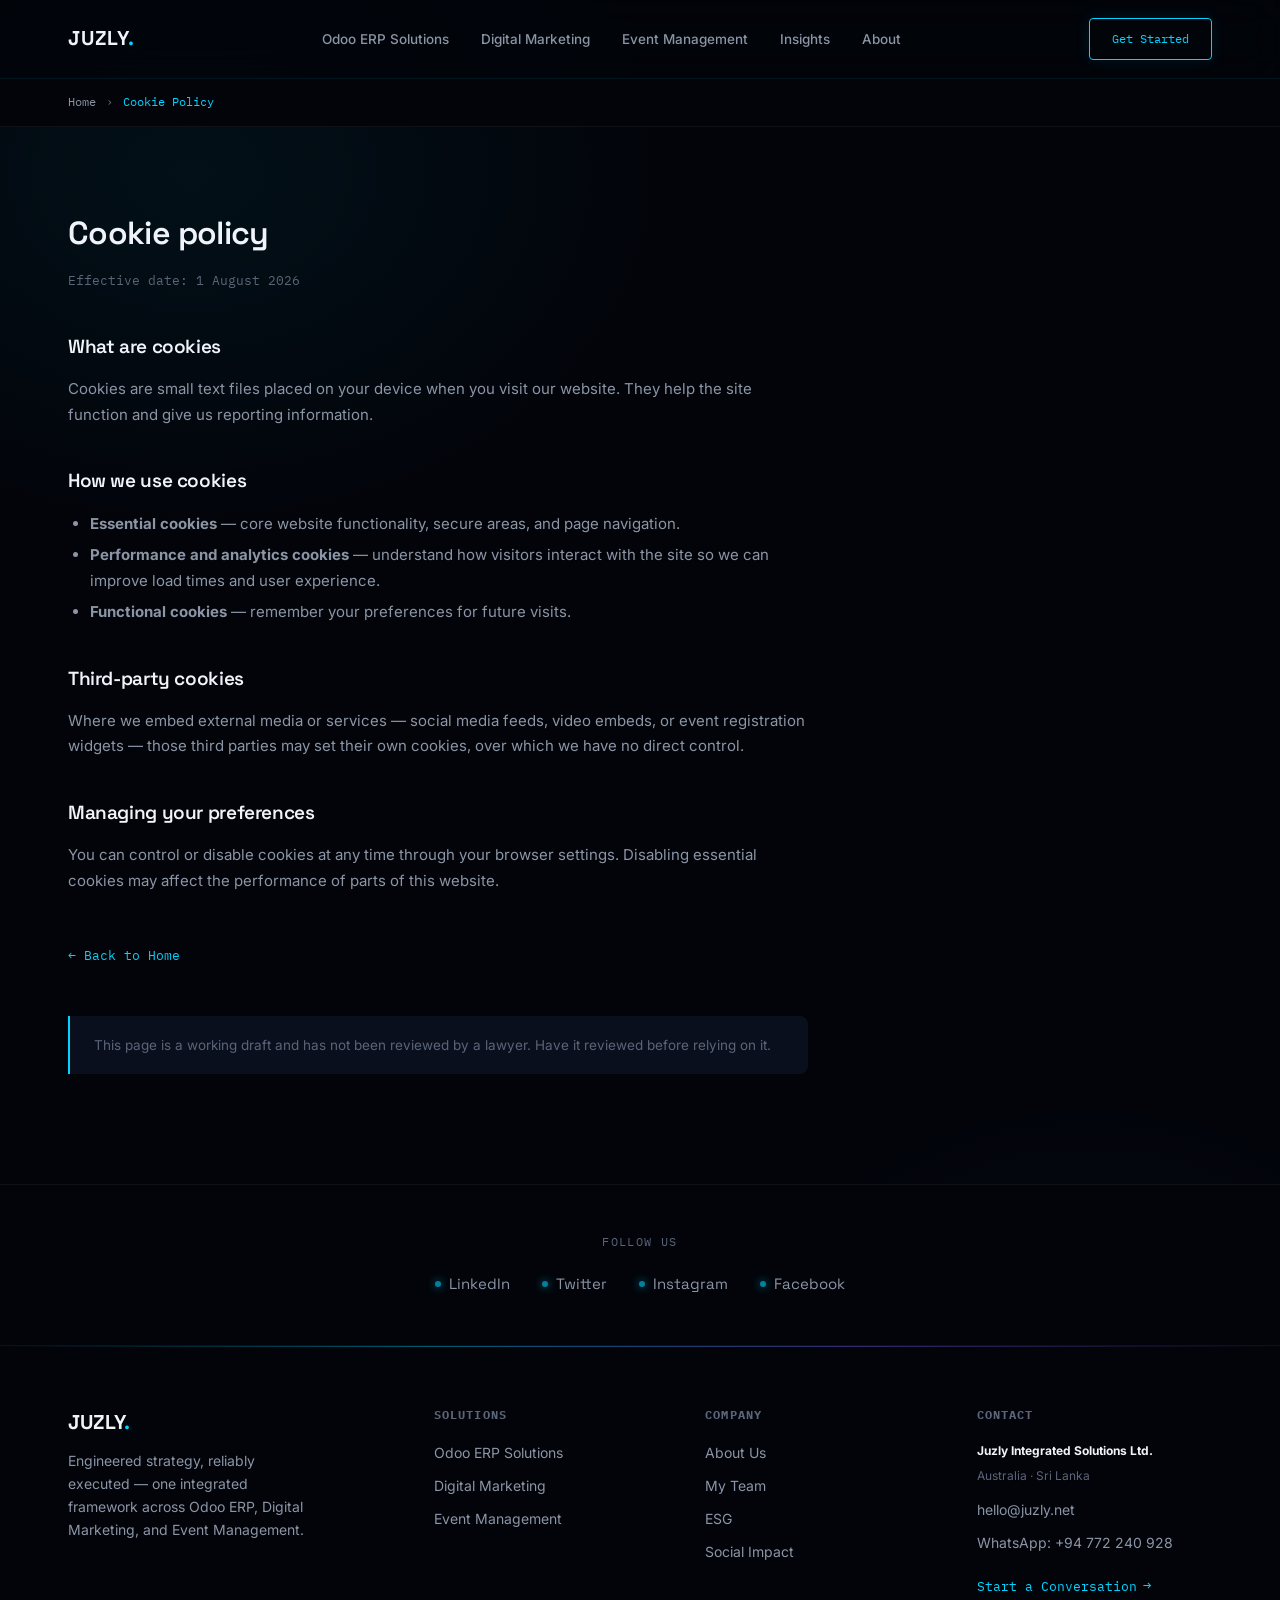
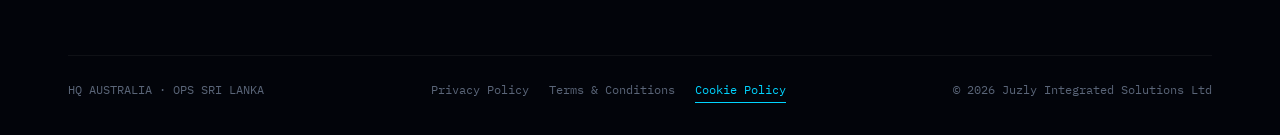
<file: cookie-policy.html>
<!DOCTYPE html>
<html lang="en">
<head>
<meta charset="UTF-8">
<meta name="viewport" content="width=device-width, initial-scale=1.0">
<title>Cookie policy — Juzly</title>
<meta name="description" content="Cookie policy for Juzly.">
<link rel="canonical" href="https://juzly.com/cookie-policy.html" />
<link rel="alternate" hreflang="x-default" href="https://juzly.com/cookie-policy.html" />
<link rel="alternate" hreflang="en" href="https://juzly.com/cookie-policy.html" />
<link rel="alternate" hreflang="en-au" href="https://juzly.com/cookie-policy.html" />
<link rel="alternate" hreflang="en-lk" href="https://juzly.com/cookie-policy.html" />
<link rel="alternate" hreflang="en-ae" href="https://juzly.com/cookie-policy.html" />
<link rel="alternate" hreflang="en-sg" href="https://juzly.com/cookie-policy.html" />
<meta property="og:title" content="Cookie Policy — Juzly" />
<meta property="og:description" content="Cookie policy for Juzly." />
<meta property="og:url" content="https://juzly.com/cookie-policy.html" />
<meta property="og:type" content="website" />
<meta property="og:image" content="https://juzly.com/og-image.jpg" />
<meta name="twitter:card" content="summary_large_image" />
<meta name="twitter:title" content="Cookie Policy — Juzly" />
<meta name="twitter:description" content="Cookie policy for Juzly." />
<link rel="preconnect" href="https://fonts.googleapis.com">
<link rel="preconnect" href="https://fonts.gstatic.com" crossorigin>
<link href="https://fonts.googleapis.com/css2?family=Space+Grotesk:wght@400;500;600;700&family=Inter:wght@400;500;600&family=IBM+Plex+Mono:wght@400;500&display=swap" rel="stylesheet">
<link rel="stylesheet" href="styles.css">
<script type="application/ld+json">
{"@context":"https://schema.org","@type":"Organization","name":"Juzly","url":"https://juzly.com","email":"hello@juzly.com","sameAs":["https://x.com/juzly"],"description":"Juzly implements Odoo CRM, Website, eCommerce, POS, Rental, ESG, and Productivity apps, alongside integrated brand, marketing, and event execution for growing businesses.","areaServed":["Sri Lanka","Australia","Middle East","ASEAN"],"knowsAbout":["Odoo ERP Implementation","Odoo CRM","Odoo Website","Odoo eCommerce","Odoo POS","Odoo Rental","Odoo ESG","Odoo Productivity Apps"]}
</script>
</head>
<body>
<a href="#main-content" class="skip-link">Skip to content</a>

<nav>
  <div class="wrap">
    <a href="index.html" class="logo">JUZLY<span>.</span></a>
    <div class="navlinks mobile-hide">
      <a href="erp.html">Odoo ERP Solutions</a>
      <a href="digital.html">Digital Marketing</a>
      <a href="events.html">Event Management</a>
      <a href="insights.html">Insights</a>
      <a href="about.html">About</a>
    </div>
    <a href="index.html#contact" class="nav-cta mobile-hide">Get Started</a>
    <button class="hamburger" id="hamburgerBtn" aria-label="Open menu" aria-expanded="false" aria-controls="mobileMenu">
      <span></span><span></span><span></span>
    </button>
  </div>
</nav>

<div class="mobile-menu" id="mobileMenu">
  <a href="erp.html">Odoo ERP Solutions</a>
  <a href="digital.html">Digital Marketing</a>
  <a href="events.html">Event Management</a>
  <a href="insights.html">Insights</a>
  <a href="about.html">About</a>
  <a href="index.html#contact" class="nav-cta">Get Started</a>
</div>

<div class="breadcrumbs">
  <div class="wrap">
    <a href="index.html">Home</a> <span>&rsaquo;</span> <span class="current">Cookie Policy</span>
  </div>
</div>

<div id="main-content">
<main class="legal"><div class="wrap">
<h1>Cookie policy</h1>
<p class="updated">Effective date: 1 August 2026</p>

<h2>What are cookies</h2>
<p>Cookies are small text files placed on your device when you visit our website. They help the site function and give us reporting information.</p>

<h2>How we use cookies</h2>
<ul>
  <li><b>Essential cookies</b> — core website functionality, secure areas, and page navigation.</li>
  <li><b>Performance and analytics cookies</b> — understand how visitors interact with the site so we can improve load times and user experience.</li>
  <li><b>Functional cookies</b> — remember your preferences for future visits.</li>
</ul>

<h2>Third-party cookies</h2>
<p>Where we embed external media or services — social media feeds, video embeds, or event registration widgets — those third parties may set their own cookies, over which we have no direct control.</p>

<h2>Managing your preferences</h2>
<p>You can control or disable cookies at any time through your browser settings. Disabling essential cookies may affect the performance of parts of this website.</p>

<a href="index.html" class="back-link">&larr; Back to Home</a>

<div class="disclaimer">This page is a working draft and has not been reviewed by a lawyer. Have it reviewed before relying on it.</div>
</div></main>
</div>

<div class="social-band">
  <div class="wrap">
    <p class="social-label">Follow Us</p>
    <div class="social-links">
      <a href="https://linkedin.com/company/juzly" target="_blank" rel="noopener noreferrer">LinkedIn</a>
      <a href="https://x.com/juzly" target="_blank" rel="noopener noreferrer">Twitter</a>
      <a href="https://instagram.com/juzly" target="_blank" rel="noopener noreferrer">Instagram</a>
      <a href="https://facebook.com/juzly" target="_blank" rel="noopener noreferrer">Facebook</a>
    </div>
  </div>
</div>

<footer>
  <div class="wrap">
    <div class="footer-grid">
      <div class="footer-col">
        <div class="footer-logo">JUZLY<span>.</span></div>
        <p style="max-width:240px;">Engineered strategy, reliably executed — one integrated framework across Odoo ERP, Digital Marketing, and Event Management.</p>
      </div>
      <div class="footer-col">
        <h4>Solutions</h4>
        <a href="erp.html">Odoo ERP Solutions</a>
        <a href="digital.html">Digital Marketing</a>
        <a href="events.html">Event Management</a>
      </div>
      <div class="footer-col">
        <h4>Company</h4>
        <a href="about.html">About Us</a>
        <a href="my-team.html">My Team</a>
        <a href="esg.html">ESG</a>
        <a href="impact.html">Social Impact</a>
      </div>
      <div class="footer-col">
        <h4>Contact</h4>
        <p style="color:var(--text-primary);font-size:12px;margin-bottom:6px;font-weight:700;">Juzly Integrated Solutions Ltd.</p>
        <p style="color:var(--text-muted);font-size:12px;margin-bottom:12px;">Australia · Sri Lanka</p>
        <a href="mailto:hello@juzly.net">hello@juzly.net</a>
        <a href="https://wa.me/94772240928" target="_blank" rel="noopener noreferrer">WhatsApp: +94 772 240 928</a>
        <a href="mailto:hello@juzly.net" style="color:var(--accent-cyan);font-family:'IBM Plex Mono',monospace;font-size:12.5px;margin-top:10px;display:inline-flex;align-items:center;gap:6px;">Start a Conversation <span style="font-size:14px;">→</span></a>
      </div>
    </div>
    <div class="footer-bottom">
      <span>HQ AUSTRALIA · OPS SRI LANKA</span>
      <div class="legal-links">
        <a href="privacy-policy.html" class="">Privacy Policy</a>
        <a href="terms.html" class="">Terms &amp; Conditions</a>
        <a href="cookie-policy.html" class="legal-active">Cookie Policy</a>
      </div>
      <span>&copy; 2026 Juzly Integrated Solutions Ltd</span>
    </div>
  </div>
</footer>

<button class="back-to-top" id="backToTop" aria-label="Back to top">&uarr;</button>
<script src="scripts.js"></script>
</body>
</html>
</file>
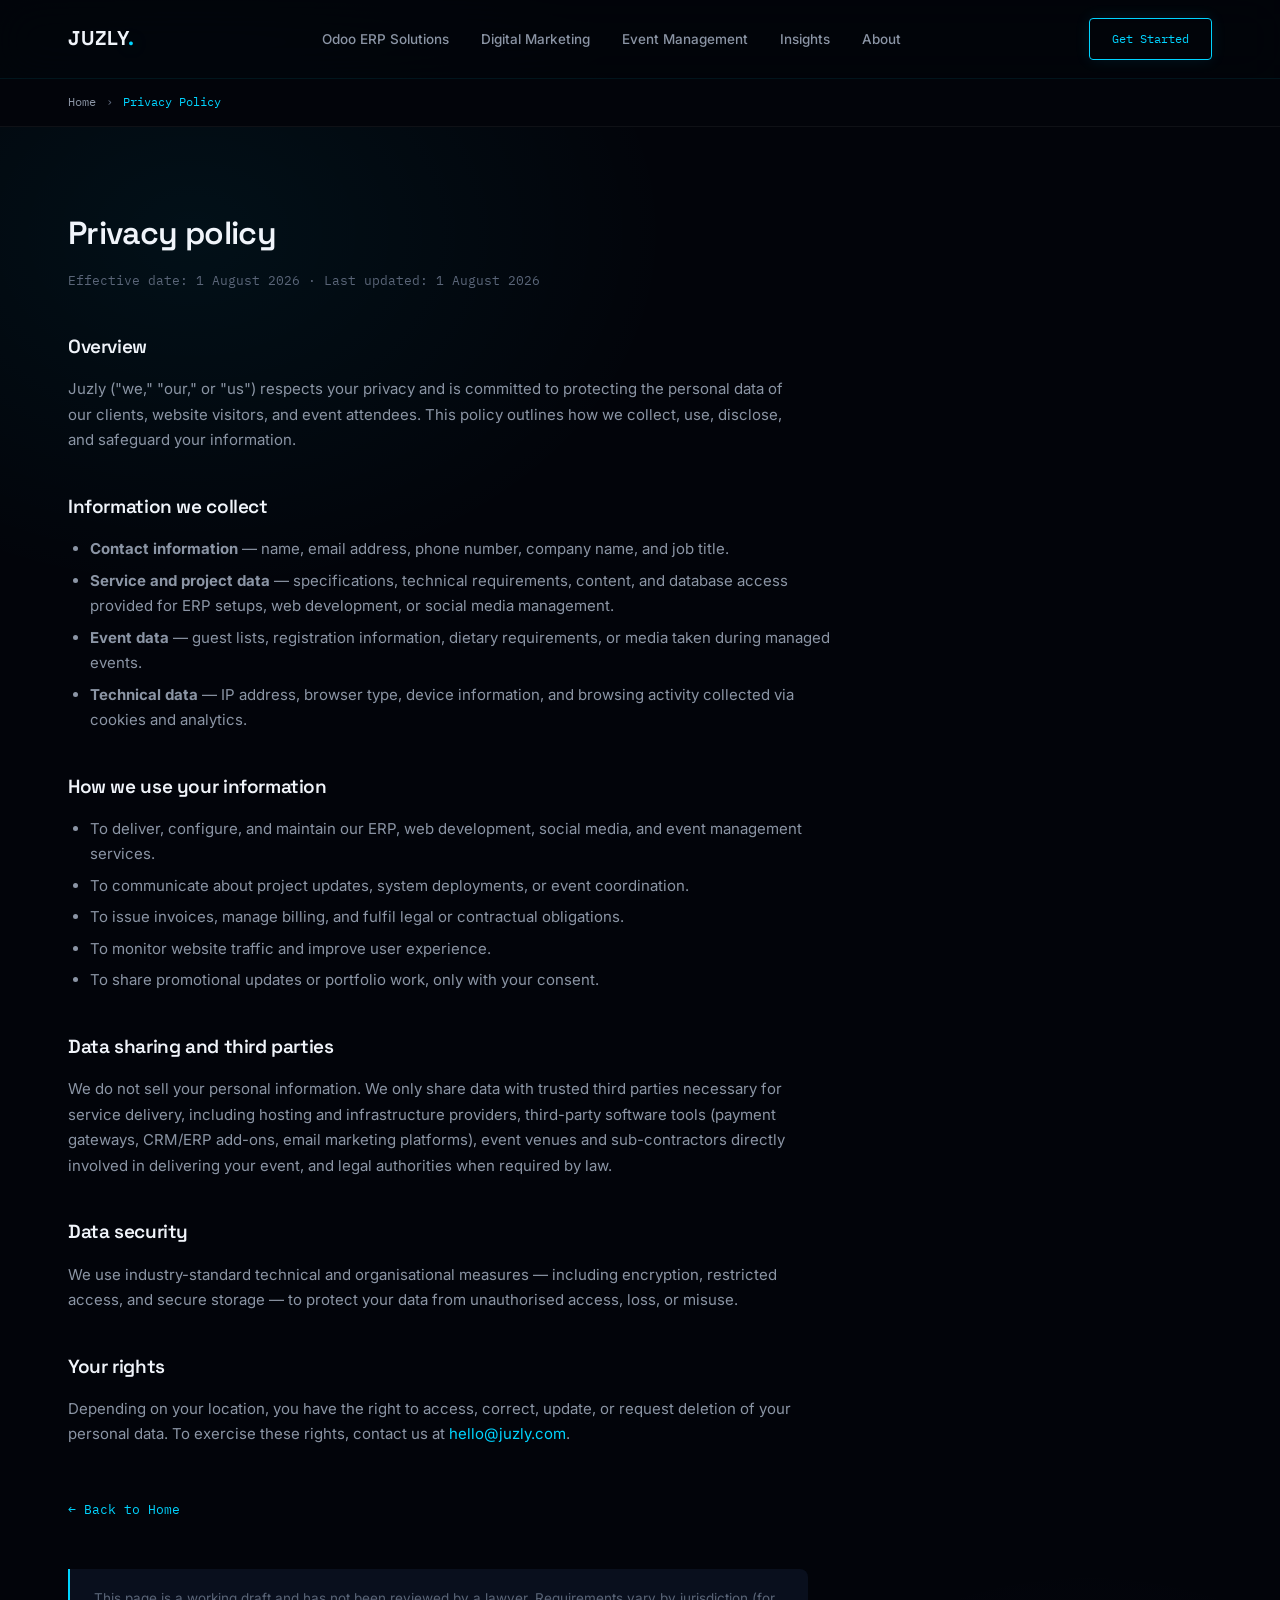
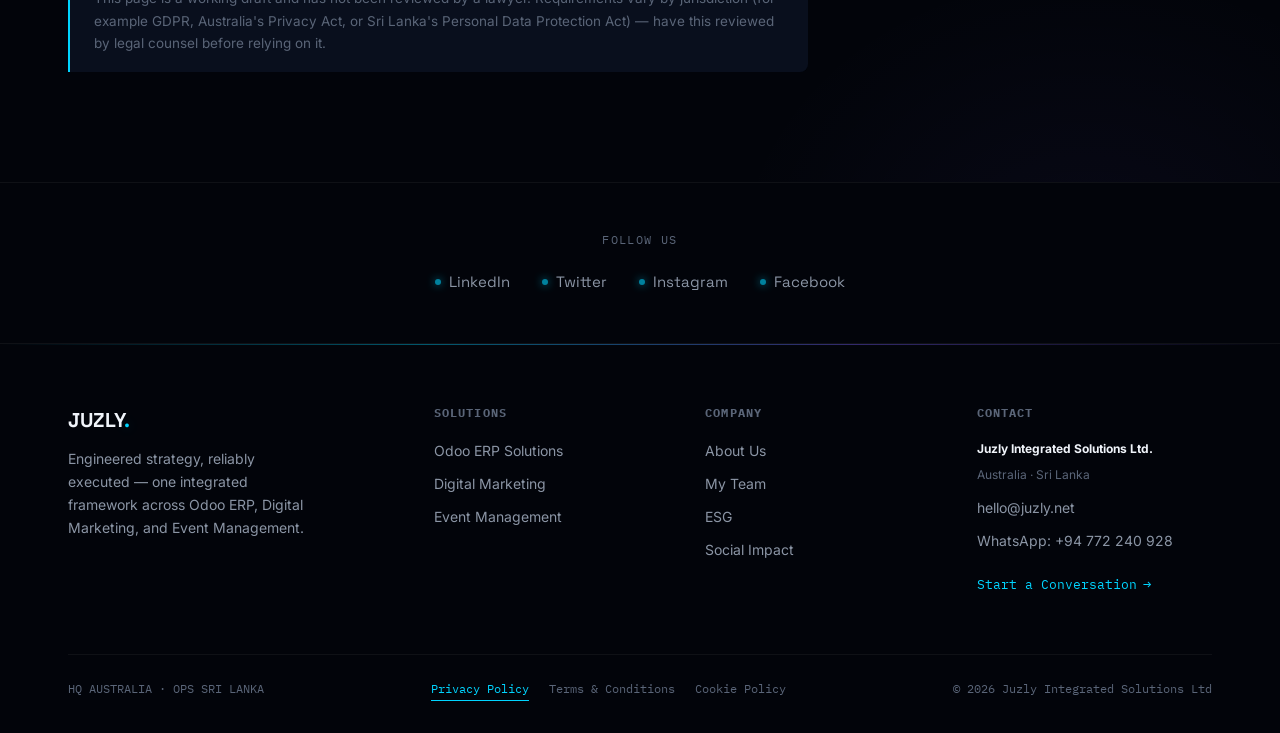
<file: privacy-policy.html>
<!DOCTYPE html>
<html lang="en">
<head>
<meta charset="UTF-8">
<meta name="viewport" content="width=device-width, initial-scale=1.0">
<title>Privacy policy — Juzly</title>
<meta name="description" content="Privacy policy for Juzly.">
<link rel="canonical" href="https://juzly.com/privacy-policy.html" />
<link rel="alternate" hreflang="x-default" href="https://juzly.com/privacy-policy.html" />
<link rel="alternate" hreflang="en" href="https://juzly.com/privacy-policy.html" />
<link rel="alternate" hreflang="en-au" href="https://juzly.com/privacy-policy.html" />
<link rel="alternate" hreflang="en-lk" href="https://juzly.com/privacy-policy.html" />
<link rel="alternate" hreflang="en-ae" href="https://juzly.com/privacy-policy.html" />
<link rel="alternate" hreflang="en-sg" href="https://juzly.com/privacy-policy.html" />
<meta property="og:title" content="Privacy Policy — Juzly" />
<meta property="og:description" content="Privacy policy for Juzly." />
<meta property="og:url" content="https://juzly.com/privacy-policy.html" />
<meta property="og:type" content="website" />
<meta property="og:image" content="https://juzly.com/og-image.jpg" />
<meta name="twitter:card" content="summary_large_image" />
<meta name="twitter:title" content="Privacy Policy — Juzly" />
<meta name="twitter:description" content="Privacy policy for Juzly." />
<link rel="preconnect" href="https://fonts.googleapis.com">
<link rel="preconnect" href="https://fonts.gstatic.com" crossorigin>
<link href="https://fonts.googleapis.com/css2?family=Space+Grotesk:wght@400;500;600;700&family=Inter:wght@400;500;600&family=IBM+Plex+Mono:wght@400;500&display=swap" rel="stylesheet">
<link rel="stylesheet" href="styles.css">
<script type="application/ld+json">
{"@context":"https://schema.org","@type":"Organization","name":"Juzly","url":"https://juzly.com","email":"hello@juzly.com","sameAs":["https://x.com/juzly"],"description":"Juzly implements Odoo CRM, Website, eCommerce, POS, Rental, ESG, and Productivity apps, alongside integrated brand, marketing, and event execution for growing businesses.","areaServed":["Sri Lanka","Australia","Middle East","ASEAN"],"knowsAbout":["Odoo ERP Implementation","Odoo CRM","Odoo Website","Odoo eCommerce","Odoo POS","Odoo Rental","Odoo ESG","Odoo Productivity Apps"]}
</script>
</head>
<body>
<a href="#main-content" class="skip-link">Skip to content</a>

<nav>
  <div class="wrap">
    <a href="index.html" class="logo">JUZLY<span>.</span></a>
    <div class="navlinks mobile-hide">
      <a href="erp.html">Odoo ERP Solutions</a>
      <a href="digital.html">Digital Marketing</a>
      <a href="events.html">Event Management</a>
      <a href="insights.html">Insights</a>
      <a href="about.html">About</a>
    </div>
    <a href="index.html#contact" class="nav-cta mobile-hide">Get Started</a>
    <button class="hamburger" id="hamburgerBtn" aria-label="Open menu" aria-expanded="false" aria-controls="mobileMenu">
      <span></span><span></span><span></span>
    </button>
  </div>
</nav>

<div class="mobile-menu" id="mobileMenu">
  <a href="erp.html">Odoo ERP Solutions</a>
  <a href="digital.html">Digital Marketing</a>
  <a href="events.html">Event Management</a>
  <a href="insights.html">Insights</a>
  <a href="about.html">About</a>
  <a href="index.html#contact" class="nav-cta">Get Started</a>
</div>

<div class="breadcrumbs">
  <div class="wrap">
    <a href="index.html">Home</a> <span>&rsaquo;</span> <span class="current">Privacy Policy</span>
  </div>
</div>

<div id="main-content">
<main class="legal"><div class="wrap">
<h1>Privacy policy</h1>
<p class="updated">Effective date: 1 August 2026 &middot; Last updated: 1 August 2026</p>

<h2>Overview</h2>
<p>Juzly ("we," "our," or "us") respects your privacy and is committed to protecting the personal data of our clients, website visitors, and event attendees. This policy outlines how we collect, use, disclose, and safeguard your information.</p>

<h2>Information we collect</h2>
<ul>
  <li><b>Contact information</b> — name, email address, phone number, company name, and job title.</li>
  <li><b>Service and project data</b> — specifications, technical requirements, content, and database access provided for ERP setups, web development, or social media management.</li>
  <li><b>Event data</b> — guest lists, registration information, dietary requirements, or media taken during managed events.</li>
  <li><b>Technical data</b> — IP address, browser type, device information, and browsing activity collected via cookies and analytics.</li>
</ul>

<h2>How we use your information</h2>
<ul>
  <li>To deliver, configure, and maintain our ERP, web development, social media, and event management services.</li>
  <li>To communicate about project updates, system deployments, or event coordination.</li>
  <li>To issue invoices, manage billing, and fulfil legal or contractual obligations.</li>
  <li>To monitor website traffic and improve user experience.</li>
  <li>To share promotional updates or portfolio work, only with your consent.</li>
</ul>

<h2>Data sharing and third parties</h2>
<p>We do not sell your personal information. We only share data with trusted third parties necessary for service delivery, including hosting and infrastructure providers, third-party software tools (payment gateways, CRM/ERP add-ons, email marketing platforms), event venues and sub-contractors directly involved in delivering your event, and legal authorities when required by law.</p>

<h2>Data security</h2>
<p>We use industry-standard technical and organisational measures — including encryption, restricted access, and secure storage — to protect your data from unauthorised access, loss, or misuse.</p>

<h2>Your rights</h2>
<p>Depending on your location, you have the right to access, correct, update, or request deletion of your personal data. To exercise these rights, contact us at <a href="mailto:hello@juzly.com" style="color:var(--accent-cyan);">hello@juzly.com</a>.</p>

<a href="index.html" class="back-link">&larr; Back to Home</a>

<div class="disclaimer">This page is a working draft and has not been reviewed by a lawyer. Requirements vary by jurisdiction (for example GDPR, Australia's Privacy Act, or Sri Lanka's Personal Data Protection Act) — have this reviewed by legal counsel before relying on it.</div>
</div></main>
</div>

<div class="social-band">
  <div class="wrap">
    <p class="social-label">Follow Us</p>
    <div class="social-links">
      <a href="https://linkedin.com/company/juzly" target="_blank" rel="noopener noreferrer">LinkedIn</a>
      <a href="https://x.com/juzly" target="_blank" rel="noopener noreferrer">Twitter</a>
      <a href="https://instagram.com/juzly" target="_blank" rel="noopener noreferrer">Instagram</a>
      <a href="https://facebook.com/juzly" target="_blank" rel="noopener noreferrer">Facebook</a>
    </div>
  </div>
</div>

<footer>
  <div class="wrap">
    <div class="footer-grid">
      <div class="footer-col">
        <div class="footer-logo">JUZLY<span>.</span></div>
        <p style="max-width:240px;">Engineered strategy, reliably executed — one integrated framework across Odoo ERP, Digital Marketing, and Event Management.</p>
      </div>
      <div class="footer-col">
        <h4>Solutions</h4>
        <a href="erp.html">Odoo ERP Solutions</a>
        <a href="digital.html">Digital Marketing</a>
        <a href="events.html">Event Management</a>
      </div>
      <div class="footer-col">
        <h4>Company</h4>
        <a href="about.html">About Us</a>
        <a href="my-team.html">My Team</a>
        <a href="esg.html">ESG</a>
        <a href="impact.html">Social Impact</a>
      </div>
      <div class="footer-col">
        <h4>Contact</h4>
        <p style="color:var(--text-primary);font-size:12px;margin-bottom:6px;font-weight:700;">Juzly Integrated Solutions Ltd.</p>
        <p style="color:var(--text-muted);font-size:12px;margin-bottom:12px;">Australia · Sri Lanka</p>
        <a href="mailto:hello@juzly.net">hello@juzly.net</a>
        <a href="https://wa.me/94772240928" target="_blank" rel="noopener noreferrer">WhatsApp: +94 772 240 928</a>
        <a href="mailto:hello@juzly.net" style="color:var(--accent-cyan);font-family:'IBM Plex Mono',monospace;font-size:12.5px;margin-top:10px;display:inline-flex;align-items:center;gap:6px;">Start a Conversation <span style="font-size:14px;">→</span></a>
      </div>
    </div>
    <div class="footer-bottom">
      <span>HQ AUSTRALIA · OPS SRI LANKA</span>
      <div class="legal-links">
        <a href="privacy-policy.html" class="legal-active">Privacy Policy</a>
        <a href="terms.html" class="">Terms &amp; Conditions</a>
        <a href="cookie-policy.html" class="">Cookie Policy</a>
      </div>
      <span>&copy; 2026 Juzly Integrated Solutions Ltd</span>
    </div>
  </div>
</footer>

<button class="back-to-top" id="backToTop" aria-label="Back to top">&uarr;</button>
<script src="scripts.js"></script>
</body>
</html>
</file>
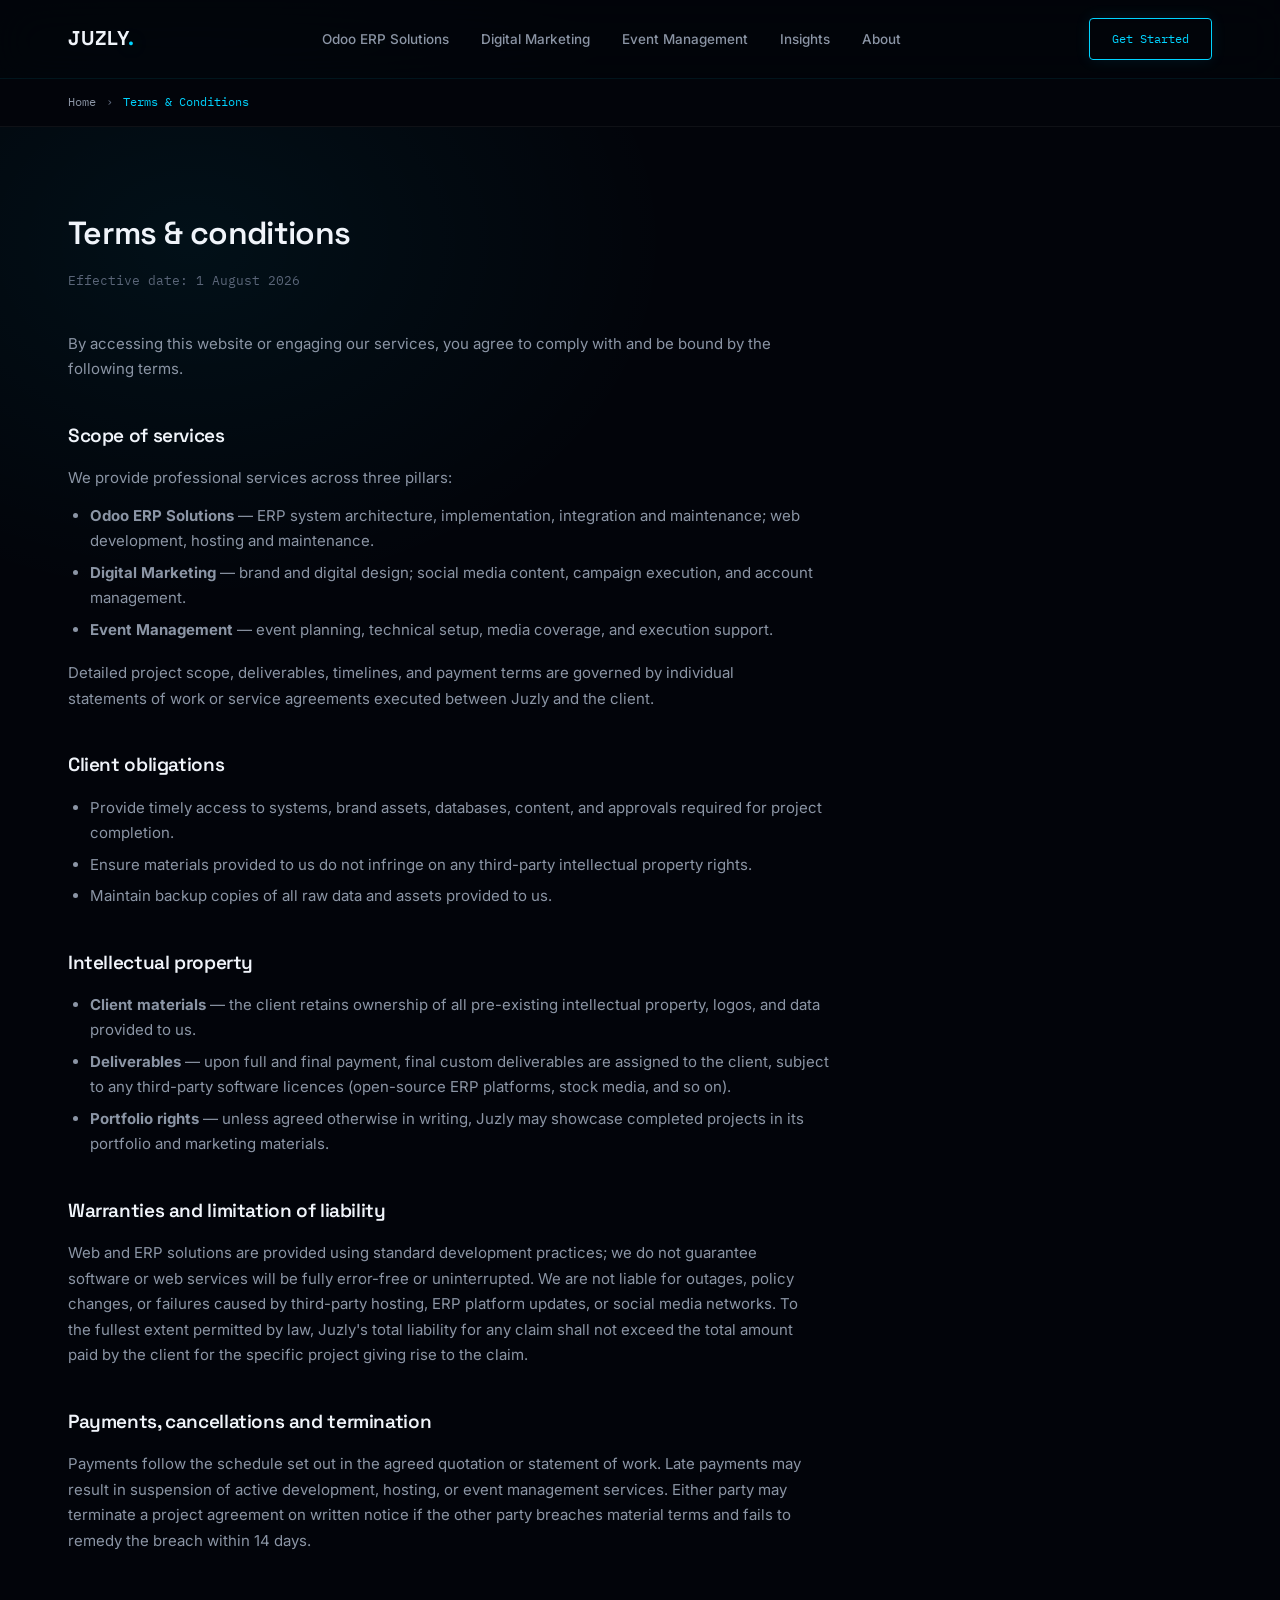
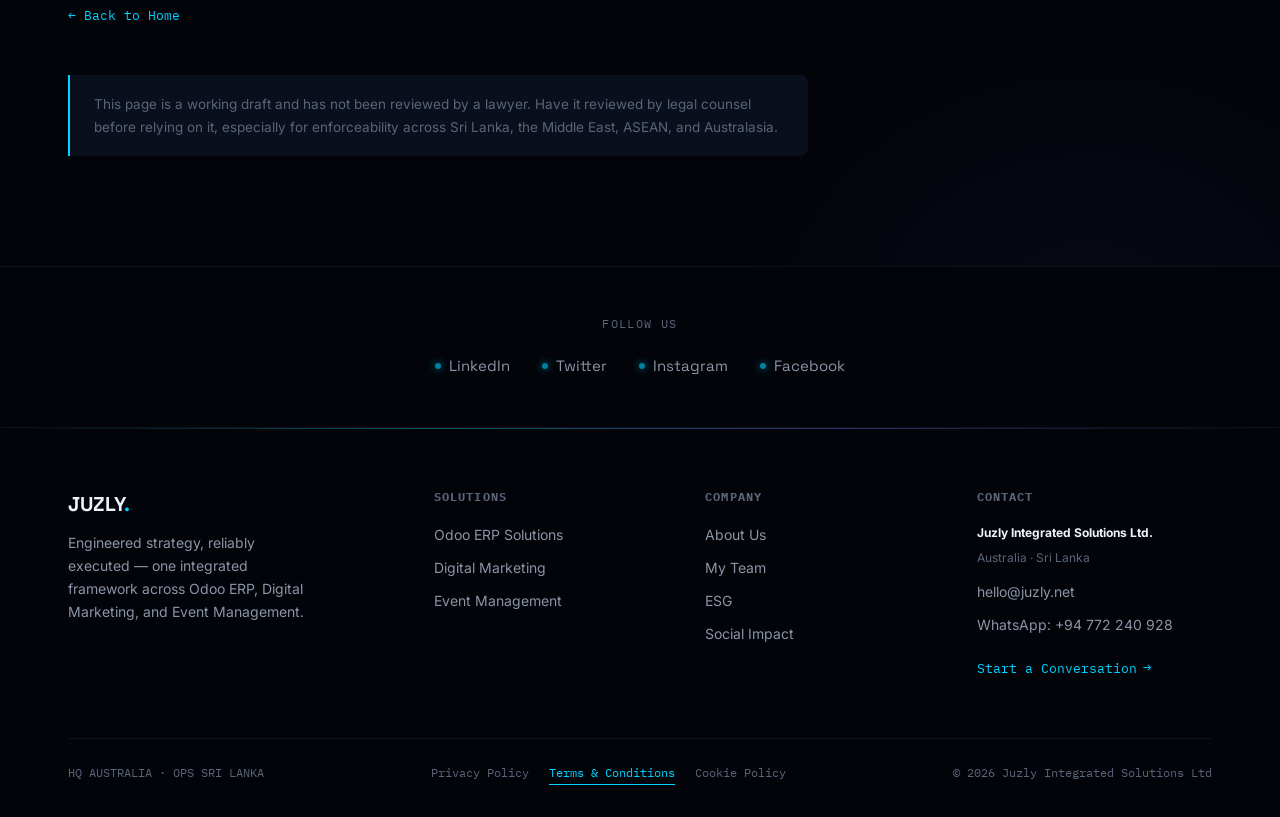
<file: terms.html>
<!DOCTYPE html>
<html lang="en">
<head>
<meta charset="UTF-8">
<meta name="viewport" content="width=device-width, initial-scale=1.0">
<title>Terms & conditions — Juzly</title>
<meta name="description" content="Terms & conditions for Juzly.">
<link rel="canonical" href="https://juzly.com/terms.html" />
<link rel="alternate" hreflang="x-default" href="https://juzly.com/terms.html" />
<link rel="alternate" hreflang="en" href="https://juzly.com/terms.html" />
<link rel="alternate" hreflang="en-au" href="https://juzly.com/terms.html" />
<link rel="alternate" hreflang="en-lk" href="https://juzly.com/terms.html" />
<link rel="alternate" hreflang="en-ae" href="https://juzly.com/terms.html" />
<link rel="alternate" hreflang="en-sg" href="https://juzly.com/terms.html" />
<meta property="og:title" content="Terms & Conditions — Juzly" />
<meta property="og:description" content="Terms & conditions for Juzly." />
<meta property="og:url" content="https://juzly.com/terms.html" />
<meta property="og:type" content="website" />
<meta property="og:image" content="https://juzly.com/og-image.jpg" />
<meta name="twitter:card" content="summary_large_image" />
<meta name="twitter:title" content="Terms & Conditions — Juzly" />
<meta name="twitter:description" content="Terms & conditions for Juzly." />
<link rel="preconnect" href="https://fonts.googleapis.com">
<link rel="preconnect" href="https://fonts.gstatic.com" crossorigin>
<link href="https://fonts.googleapis.com/css2?family=Space+Grotesk:wght@400;500;600;700&family=Inter:wght@400;500;600&family=IBM+Plex+Mono:wght@400;500&display=swap" rel="stylesheet">
<link rel="stylesheet" href="styles.css">
<script type="application/ld+json">
{"@context":"https://schema.org","@type":"Organization","name":"Juzly","url":"https://juzly.com","email":"hello@juzly.com","sameAs":["https://x.com/juzly"],"description":"Juzly implements Odoo CRM, Website, eCommerce, POS, Rental, ESG, and Productivity apps, alongside integrated brand, marketing, and event execution for growing businesses.","areaServed":["Sri Lanka","Australia","Middle East","ASEAN"],"knowsAbout":["Odoo ERP Implementation","Odoo CRM","Odoo Website","Odoo eCommerce","Odoo POS","Odoo Rental","Odoo ESG","Odoo Productivity Apps"]}
</script>
</head>
<body>
<a href="#main-content" class="skip-link">Skip to content</a>

<nav>
  <div class="wrap">
    <a href="index.html" class="logo">JUZLY<span>.</span></a>
    <div class="navlinks mobile-hide">
      <a href="erp.html">Odoo ERP Solutions</a>
      <a href="digital.html">Digital Marketing</a>
      <a href="events.html">Event Management</a>
      <a href="insights.html">Insights</a>
      <a href="about.html">About</a>
    </div>
    <a href="index.html#contact" class="nav-cta mobile-hide">Get Started</a>
    <button class="hamburger" id="hamburgerBtn" aria-label="Open menu" aria-expanded="false" aria-controls="mobileMenu">
      <span></span><span></span><span></span>
    </button>
  </div>
</nav>

<div class="mobile-menu" id="mobileMenu">
  <a href="erp.html">Odoo ERP Solutions</a>
  <a href="digital.html">Digital Marketing</a>
  <a href="events.html">Event Management</a>
  <a href="insights.html">Insights</a>
  <a href="about.html">About</a>
  <a href="index.html#contact" class="nav-cta">Get Started</a>
</div>

<div class="breadcrumbs">
  <div class="wrap">
    <a href="index.html">Home</a> <span>&rsaquo;</span> <span class="current">Terms & Conditions</span>
  </div>
</div>

<div id="main-content">
<main class="legal"><div class="wrap">
<h1>Terms &amp; conditions</h1>
<p class="updated">Effective date: 1 August 2026</p>

<p>By accessing this website or engaging our services, you agree to comply with and be bound by the following terms.</p>

<h2>Scope of services</h2>
<p>We provide professional services across three pillars:</p>
<ul>
  <li><b>Odoo ERP Solutions</b> — ERP system architecture, implementation, integration and maintenance; web development, hosting and maintenance.</li>
  <li><b>Digital Marketing</b> — brand and digital design; social media content, campaign execution, and account management.</li>
  <li><b>Event Management</b> — event planning, technical setup, media coverage, and execution support.</li>
</ul>
<p>Detailed project scope, deliverables, timelines, and payment terms are governed by individual statements of work or service agreements executed between Juzly and the client.</p>

<h2>Client obligations</h2>
<ul>
  <li>Provide timely access to systems, brand assets, databases, content, and approvals required for project completion.</li>
  <li>Ensure materials provided to us do not infringe on any third-party intellectual property rights.</li>
  <li>Maintain backup copies of all raw data and assets provided to us.</li>
</ul>

<h2>Intellectual property</h2>
<ul>
  <li><b>Client materials</b> — the client retains ownership of all pre-existing intellectual property, logos, and data provided to us.</li>
  <li><b>Deliverables</b> — upon full and final payment, final custom deliverables are assigned to the client, subject to any third-party software licences (open-source ERP platforms, stock media, and so on).</li>
  <li><b>Portfolio rights</b> — unless agreed otherwise in writing, Juzly may showcase completed projects in its portfolio and marketing materials.</li>
</ul>

<h2>Warranties and limitation of liability</h2>
<p>Web and ERP solutions are provided using standard development practices; we do not guarantee software or web services will be fully error-free or uninterrupted. We are not liable for outages, policy changes, or failures caused by third-party hosting, ERP platform updates, or social media networks. To the fullest extent permitted by law, Juzly's total liability for any claim shall not exceed the total amount paid by the client for the specific project giving rise to the claim.</p>

<h2>Payments, cancellations and termination</h2>
<p>Payments follow the schedule set out in the agreed quotation or statement of work. Late payments may result in suspension of active development, hosting, or event management services. Either party may terminate a project agreement on written notice if the other party breaches material terms and fails to remedy the breach within 14 days.</p>

<a href="index.html" class="back-link">&larr; Back to Home</a>

<div class="disclaimer">This page is a working draft and has not been reviewed by a lawyer. Have it reviewed by legal counsel before relying on it, especially for enforceability across Sri Lanka, the Middle East, ASEAN, and Australasia.</div>
</div></main>
</div>

<div class="social-band">
  <div class="wrap">
    <p class="social-label">Follow Us</p>
    <div class="social-links">
      <a href="https://linkedin.com/company/juzly" target="_blank" rel="noopener noreferrer">LinkedIn</a>
      <a href="https://x.com/juzly" target="_blank" rel="noopener noreferrer">Twitter</a>
      <a href="https://instagram.com/juzly" target="_blank" rel="noopener noreferrer">Instagram</a>
      <a href="https://facebook.com/juzly" target="_blank" rel="noopener noreferrer">Facebook</a>
    </div>
  </div>
</div>

<footer>
  <div class="wrap">
    <div class="footer-grid">
      <div class="footer-col">
        <div class="footer-logo">JUZLY<span>.</span></div>
        <p style="max-width:240px;">Engineered strategy, reliably executed — one integrated framework across Odoo ERP, Digital Marketing, and Event Management.</p>
      </div>
      <div class="footer-col">
        <h4>Solutions</h4>
        <a href="erp.html">Odoo ERP Solutions</a>
        <a href="digital.html">Digital Marketing</a>
        <a href="events.html">Event Management</a>
      </div>
      <div class="footer-col">
        <h4>Company</h4>
        <a href="about.html">About Us</a>
        <a href="my-team.html">My Team</a>
        <a href="esg.html">ESG</a>
        <a href="impact.html">Social Impact</a>
      </div>
      <div class="footer-col">
        <h4>Contact</h4>
        <p style="color:var(--text-primary);font-size:12px;margin-bottom:6px;font-weight:700;">Juzly Integrated Solutions Ltd.</p>
        <p style="color:var(--text-muted);font-size:12px;margin-bottom:12px;">Australia · Sri Lanka</p>
        <a href="mailto:hello@juzly.net">hello@juzly.net</a>
        <a href="https://wa.me/94772240928" target="_blank" rel="noopener noreferrer">WhatsApp: +94 772 240 928</a>
        <a href="mailto:hello@juzly.net" style="color:var(--accent-cyan);font-family:'IBM Plex Mono',monospace;font-size:12.5px;margin-top:10px;display:inline-flex;align-items:center;gap:6px;">Start a Conversation <span style="font-size:14px;">→</span></a>
      </div>
    </div>
    <div class="footer-bottom">
      <span>HQ AUSTRALIA · OPS SRI LANKA</span>
      <div class="legal-links">
        <a href="privacy-policy.html" class="">Privacy Policy</a>
        <a href="terms.html" class="legal-active">Terms &amp; Conditions</a>
        <a href="cookie-policy.html" class="">Cookie Policy</a>
      </div>
      <span>&copy; 2026 Juzly Integrated Solutions Ltd</span>
    </div>
  </div>
</footer>

<button class="back-to-top" id="backToTop" aria-label="Back to top">&uarr;</button>
<script src="scripts.js"></script>
</body>
</html>
</file>
<file: styles.css>
/* Juzly — Shared Stylesheet v1.0 */
:root{
  --bg-deep:#02040a;--bg-surface:#0a0f1e;--bg-elevated:#111a2e;
  --bg-glass:rgba(17,26,46,0.55);--border-glass:rgba(0,212,255,0.08);
  --accent-cyan:#00d4ff;--accent-blue:#2e6eff;--accent-violet:#7b61ff;
  --accent-glow:rgba(0,212,255,0.12);--text-primary:#f0f4fa;--text-secondary:#8b95a5;
  --text-muted:#5a6578;--line:rgba(255,255,255,0.05);--line-bright:rgba(0,212,255,0.15);
}
*{margin:0;padding:0;box-sizing:border-box;}
html{scroll-behavior:smooth;}
body{
  background:var(--bg-deep);color:var(--text-primary);font-family:'Inter',sans-serif;
  line-height:1.65;-webkit-font-smoothing:antialiased;overflow-x:hidden;
  background-image:
    radial-gradient(ellipse 800px 600px at 15% 10%, rgba(0,212,255,0.06) 0%, transparent 60%),
    radial-gradient(ellipse 600px 500px at 85% 80%, rgba(126,97,255,0.05) 0%, transparent 60%);
}
h1,h2,h3{font-family:'Space Grotesk',sans-serif;font-weight:600;letter-spacing:-0.02em;color:var(--text-primary);}
.mono{font-family:'IBM Plex Mono',monospace;}
a{color:inherit;text-decoration:none;}
.wrap{max-width:1200px;margin:0 auto;padding:0 28px;}

/* Navigation */
nav{position:sticky;top:0;z-index:50;background:rgba(2,4,10,0.75);backdrop-filter:blur(20px);border-bottom:1px solid var(--border-glass);}
nav .wrap{display:flex;align-items:center;justify-content:space-between;padding:18px 28px;}
.logo{font-family:'Space Grotesk',sans-serif;font-weight:700;font-size:20px;letter-spacing:0.04em;color:var(--text-primary);}
.logo span{color:var(--accent-cyan);text-shadow:0 0 20px rgba(0,212,255,0.4);}
.navlinks{display:flex;gap:32px;font-size:13.5px;color:var(--text-secondary);font-weight:500;}
.navlinks a{position:relative;transition:color .2s;padding:4px 0;}
.navlinks a:hover{color:var(--accent-cyan);}
.navlinks a.active{color:var(--accent-cyan);}
.navlinks a.active::after{content:'';position:absolute;bottom:-2px;left:0;right:0;height:2px;background:var(--accent-cyan);border-radius:2px;box-shadow:0 0 8px var(--accent-cyan);}
.nav-cta{font-size:12px;font-family:'IBM Plex Mono',monospace;background:transparent;color:var(--accent-cyan);padding:10px 22px;border-radius:4px;border:1px solid var(--accent-cyan);transition:all .25s;box-shadow:0 0 15px rgba(0,212,255,0.1);}
.nav-cta:hover{background:var(--accent-cyan);color:var(--bg-deep);box-shadow:0 0 25px rgba(0,212,255,0.35);}
.mobile-hide{display:flex;align-items:center;}
@media(max-width:860px){.mobile-hide{display:none;}}

/* Accessibility */
.skip-link{position:absolute;left:-9999px;top:0;background:var(--accent-cyan);color:var(--bg-deep);padding:12px 20px;z-index:200;font-family:'IBM Plex Mono',monospace;font-size:13px;border-radius:0 0 4px 0;font-weight:600;}
.skip-link:focus{left:0;}
a:focus-visible,button:focus-visible{outline:2px solid var(--accent-cyan);outline-offset:2px;}

/* Mobile menu */
.hamburger{display:none;flex-direction:column;gap:5px;background:none;border:none;cursor:pointer;padding:6px;}
.hamburger span{width:22px;height:2px;background:var(--text-primary);display:block;transition:all .25s;}
.hamburger.open span:nth-child(1){transform:translateY(7px) rotate(45deg);}
.hamburger.open span:nth-child(2){opacity:0;}
.hamburger.open span:nth-child(3){transform:translateY(-7px) rotate(-45deg);}
.mobile-menu{display:none;position:fixed;top:62px;left:0;right:0;bottom:0;background:rgba(2,4,10,0.97);backdrop-filter:blur(20px);z-index:49;padding:24px 28px;overflow-y:auto;border-top:1px solid var(--border-glass);}
.mobile-menu.open{display:block;}
.mobile-menu a{display:block;padding:16px 0;font-size:17px;color:var(--text-primary);border-bottom:1px solid var(--line);}
.mobile-menu a.active{color:var(--accent-cyan);}
.mobile-menu .nav-cta{display:inline-block;margin-top:20px;}
@media(max-width:860px){.hamburger{display:flex;}}

/* Back to top */
.back-to-top{position:fixed;bottom:24px;right:24px;width:46px;height:46px;border-radius:50%;background:var(--bg-elevated);color:var(--accent-cyan);display:flex;align-items:center;justify-content:center;border:1px solid var(--border-glass);cursor:pointer;box-shadow:0 4px 20px rgba(0,212,255,0.15);opacity:0;pointer-events:none;transition:all .25s;z-index:40;font-size:18px;}
.back-to-top.visible{opacity:1;pointer-events:auto;}
.back-to-top:hover{background:var(--accent-cyan);color:var(--bg-deep);box-shadow:0 0 30px rgba(0,212,255,0.4);border-color:var(--accent-cyan);}

/* Forms */
.contact-form{max-width:480px;margin-top:8px;}
.contact-form .field{margin-bottom:18px;}
.contact-form label{display:block;font-family:'IBM Plex Mono',monospace;font-size:11px;color:var(--text-muted);text-transform:uppercase;letter-spacing:0.08em;margin-bottom:8px;}
.contact-form input,.contact-form textarea,.contact-form select{width:100%;padding:14px 16px;border:1px solid var(--line);border-radius:6px;font-family:'Inter',sans-serif;font-size:14.5px;color:var(--text-primary);background:var(--bg-surface);transition:all .2s;}
.contact-form input:focus,.contact-form textarea:focus,.contact-form select:focus{outline:none;border-color:var(--accent-cyan);box-shadow:0 0 0 3px rgba(0,212,255,0.1);}
.contact-form textarea{resize:vertical;min-height:110px;}
.form-msg{font-size:13px;color:var(--text-secondary);margin-top:14px;display:none;}
.form-msg.show{display:block;}

/* Hero */
.page-hero{padding:110px 0 80px;background:var(--bg-surface);border-bottom:1px solid var(--line);position:relative;overflow:hidden;}
.page-hero::before{content:'';position:absolute;top:-50%;right:-10%;width:600px;height:600px;background:radial-gradient(circle,rgba(0,212,255,0.06) 0%,transparent 70%);pointer-events:none;}
.page-hero::after{content:'';position:absolute;bottom:-30%;left:-5%;width:500px;height:500px;background:radial-gradient(circle,rgba(126,97,255,0.05) 0%,transparent 70%);pointer-events:none;}
.eyebrow{font-family:'IBM Plex Mono',monospace;font-size:11.5px;letter-spacing:0.18em;color:var(--accent-cyan);text-transform:uppercase;margin-bottom:24px;display:flex;align-items:center;gap:12px;}
.eyebrow::before{content:'';width:28px;height:1px;background:var(--accent-cyan);box-shadow:0 0 6px var(--accent-cyan);}
.page-hero h1{font-size:clamp(36px,5vw,62px);line-height:1.08;max-width:840px;margin-bottom:24px;color:var(--text-primary);}
.page-hero h1 em{font-style:normal;color:var(--text-muted);}
.page-hero p.lead{font-size:17.5px;color:var(--text-secondary);max-width:600px;margin-bottom:16px;line-height:1.7;}
.cta-row{display:flex;gap:14px;flex-wrap:wrap;margin-top:36px;}
.btn-primary{background:var(--accent-cyan);color:var(--bg-deep);font-weight:700;font-size:14px;padding:14px 28px;border-radius:6px;transition:all .25s;display:inline-block;border:none;cursor:pointer;font-family:'Inter',sans-serif;box-shadow:0 0 20px rgba(0,212,255,0.2);}
.btn-primary:hover{box-shadow:0 0 35px rgba(0,212,255,0.45);transform:translateY(-1px);}
.btn-secondary{border:1px solid var(--line-bright);color:var(--accent-cyan);font-size:14px;padding:14px 28px;border-radius:6px;transition:all .25s;display:inline-block;background:transparent;}
.btn-secondary:hover{background:rgba(0,212,255,0.08);border-color:var(--accent-cyan);box-shadow:0 0 20px rgba(0,212,255,0.1);}

/* Sections */
section{padding:100px 0;border-top:1px solid var(--line);scroll-margin-top:72px;position:relative;}
.section-head{display:flex;justify-content:space-between;align-items:flex-end;margin-bottom:56px;gap:24px;flex-wrap:wrap;}
.section-tag{font-family:'IBM Plex Mono',monospace;font-size:11.5px;color:var(--accent-cyan);letter-spacing:0.12em;text-transform:uppercase;}
.section-head h2{font-size:clamp(26px,3.2vw,38px);margin-top:12px;max-width:600px;line-height:1.15;}
.section-head p{color:var(--text-secondary);max-width:360px;font-size:14.5px;line-height:1.6;}

/* Cards & Grids */
.grid-3{display:grid;grid-template-columns:repeat(3,1fr);gap:20px;}
.grid-2{display:grid;grid-template-columns:1fr 1fr;gap:20px;}
.card{
  background:var(--bg-glass);backdrop-filter:blur(20px);padding:36px 30px;border-radius:12px;
  border:1px solid var(--border-glass);transition:all .3s;position:relative;overflow:hidden;
}
.card::before{content:'';position:absolute;top:0;left:0;right:0;height:1px;background:linear-gradient(90deg,transparent,var(--accent-cyan),transparent);opacity:0;transition:opacity .3s;}
.card:hover{transform:translateY(-4px);border-color:var(--line-bright);box-shadow:0 20px 60px rgba(0,0,0,0.4),0 0 30px rgba(0,212,255,0.06);}
.card:hover::before{opacity:0.6;}
.card-index{font-family:'IBM Plex Mono',monospace;font-size:12px;color:var(--accent-cyan);margin-bottom:18px;letter-spacing:0.05em;}
.card h3{font-size:20px;margin-bottom:14px;}
.card p{color:var(--text-secondary);font-size:14.5px;line-height:1.65;}
.card ul{list-style:none;font-size:13px;color:var(--text-muted);margin-top:18px;}
.card ul li{padding:7px 0;border-top:1px solid var(--line);}
.card ul li:first-child{border-top:none;}
.card-link{font-family:'IBM Plex Mono',monospace;font-size:12.5px;color:var(--accent-cyan);display:inline-flex;align-items:center;gap:8px;margin-top:20px;transition:all .2s;}
.card-link:hover{gap:12px;text-shadow:0 0 8px rgba(0,212,255,0.4);}
@media(max-width:860px){.grid-3,.grid-2{grid-template-columns:1fr;}}

/* Stats */
.stats{display:grid;grid-template-columns:repeat(3,1fr);gap:20px;}
.stat{background:var(--bg-glass);backdrop-filter:blur(20px);padding:34px 30px;border-radius:12px;border:1px solid var(--border-glass);transition:all .3s;}
.stat:hover{border-color:var(--line-bright);box-shadow:0 0 30px rgba(0,212,255,0.06);}
.stat .num{font-family:'Space Grotesk',sans-serif;font-size:36px;font-weight:700;color:var(--accent-cyan);text-shadow:0 0 20px rgba(0,212,255,0.25);}
.stat .lbl{font-family:'IBM Plex Mono',monospace;font-size:11px;color:var(--text-muted);margin-top:10px;letter-spacing:0.05em;text-transform:uppercase;}
@media(max-width:860px){.stats{grid-template-columns:1fr;}}

/* Hubs */
.hub{background:var(--bg-glass);backdrop-filter:blur(20px);padding:44px 38px;border-radius:12px;border:1px solid var(--border-glass);transition:all .3s;}
.hub:hover{border-color:var(--line-bright);box-shadow:0 0 30px rgba(0,212,255,0.06);}
.hub-coord{font-family:'IBM Plex Mono',monospace;font-size:12px;color:var(--accent-cyan);margin-bottom:16px;}
.hub h3{font-size:24px;margin-bottom:12px;}
.hub p{color:var(--text-secondary);font-size:15px;margin-bottom:20px;line-height:1.65;}
.hub-tags{display:flex;flex-wrap:wrap;gap:10px;}
.hub-tag{font-family:'IBM Plex Mono',monospace;font-size:11.5px;color:var(--text-muted);border:1px solid var(--line);padding:6px 12px;border-radius:4px;background:rgba(255,255,255,0.02);}

/* Why grid */
.why-grid{display:grid;grid-template-columns:repeat(3,1fr);gap:44px;}
.why-item{border-left:2px solid var(--accent-cyan);padding-left:24px;position:relative;}
.why-item::before{content:'';position:absolute;left:-2px;top:0;width:2px;height:100%;background:linear-gradient(180deg,var(--accent-cyan),var(--accent-violet));opacity:0.6;}
.why-num{font-family:'IBM Plex Mono',monospace;font-size:12px;color:var(--text-muted);margin-bottom:14px;}
.why-item h3{font-size:18px;margin-bottom:10px;}
.why-item p{color:var(--text-secondary);font-size:14.5px;line-height:1.65;}
@media(max-width:860px){.why-grid{grid-template-columns:1fr;gap:36px;}}

/* Note block */
.note-block{background:var(--bg-glass);backdrop-filter:blur(20px);border:1px solid var(--border-glass);border-radius:10px;padding:28px 32px;margin-top:36px;max-width:740px;}
.note-block p{font-size:14px;color:var(--text-secondary);line-height:1.7;}
.note-block strong{color:var(--text-primary);}

/* Status tag */
.status-tag{display:inline-flex;align-items:center;gap:10px;font-family:'IBM Plex Mono',monospace;font-size:11.5px;color:var(--text-secondary);border:1px solid var(--line);padding:10px 18px;border-radius:6px;margin-top:26px;background:var(--bg-glass);backdrop-filter:blur(10px);}
.status-tag::before{content:'';width:8px;height:8px;border-radius:50%;background:var(--accent-cyan);box-shadow:0 0 10px var(--accent-cyan);animation:pulse 2s infinite;}
@keyframes pulse{0%,100%{opacity:1;}50%{opacity:0.4;}}

/* Blockquote */
blockquote{font-family:'Space Grotesk',sans-serif;font-size:24px;line-height:1.55;max-width:780px;color:var(--text-primary);position:relative;}
blockquote::before{content:'"';position:absolute;left:-30px;top:-10px;font-size:60px;color:var(--accent-cyan);opacity:0.3;font-family:serif;}
blockquote .attr{font-family:'IBM Plex Mono',monospace;font-size:13px;color:var(--text-muted);margin-top:20px;}

/* Pledge band */
.pledge-band{background:var(--bg-surface);position:relative;overflow:hidden;}
.pledge-band::before{content:'';position:absolute;top:0;left:0;right:0;height:1px;background:linear-gradient(90deg,transparent,var(--accent-cyan),var(--accent-violet),transparent);}
.pledge-band blockquote{color:var(--text-primary);}
.pledge-band .attr{color:var(--text-muted);}

/* CTA section */
.close-cta{text-align:left;padding:110px 0;background:var(--bg-surface);position:relative;overflow:hidden;}
.close-cta::before{content:'';position:absolute;top:-40%;right:-5%;width:500px;height:500px;background:radial-gradient(circle,rgba(0,212,255,0.05) 0%,transparent 70%);pointer-events:none;}
.close-cta h2{font-size:clamp(30px,4.5vw,48px);max-width:720px;margin-bottom:16px;line-height:1.12;}
.close-cta p.sub{color:var(--text-secondary);max-width:500px;margin-bottom:34px;font-size:16px;line-height:1.65;}
.consent{font-family:'IBM Plex Mono',monospace;font-size:11.5px;color:var(--text-muted);margin-top:20px;}
.consent a{color:var(--text-secondary);text-decoration:underline;text-underline-offset:3px;transition:color .2s;}
.consent a:hover{color:var(--accent-cyan);}

/* Footer */
footer{background:var(--bg-deep);color:var(--text-secondary);padding:60px 0 32px;border-top:1px solid var(--line);position:relative;}
footer::before{content:'';position:absolute;top:0;left:0;right:0;height:1px;background:linear-gradient(90deg,transparent,var(--accent-cyan),var(--accent-violet),transparent);opacity:0.4;}
.footer-grid{display:grid;grid-template-columns:1.4fr 1fr 1fr 1fr;gap:36px;margin-bottom:48px;}
.footer-col h4{font-family:'IBM Plex Mono',monospace;font-size:11.5px;color:var(--text-muted);text-transform:uppercase;letter-spacing:0.1em;margin-bottom:16px;}
.footer-col a,.footer-col p{display:block;font-size:14px;color:var(--text-secondary);margin-bottom:10px;transition:color .2s;}
.footer-col a:hover{color:var(--accent-cyan);}
.footer-logo{font-family:'Space Grotesk',sans-serif;font-weight:700;font-size:20px;color:var(--text-primary);margin-bottom:10px;}
.footer-logo span{color:var(--accent-cyan);text-shadow:0 0 12px rgba(0,212,255,0.3);}
.footer-bottom{display:flex;justify-content:space-between;color:var(--text-muted);font-size:12px;font-family:'IBM Plex Mono',monospace;border-top:1px solid var(--line);padding-top:24px;flex-wrap:wrap;gap:12px 24px;}
.footer-bottom .legal-links{display:flex;gap:20px;flex-wrap:wrap;}
.footer-bottom .legal-links a:hover{color:var(--accent-cyan);}
.footer-bottom .legal-links a.legal-active{color:var(--accent-cyan);border-bottom:1px solid var(--accent-cyan);padding-bottom:2px;}
@media(max-width:860px){.footer-grid{grid-template-columns:1fr 1fr;}}

/* Legal pages */
main.legal{padding:80px 0 110px;}
main.legal h1{font-size:32px;margin-bottom:10px;color:var(--text-primary);}
main.legal .updated{font-family:'IBM Plex Mono',monospace;font-size:12.5px;color:var(--text-muted);margin-bottom:40px;}
main.legal h2{font-size:19px;margin:38px 0 14px;color:var(--text-primary);}
main.legal p,main.legal li{font-size:15px;color:var(--text-secondary);margin-bottom:12px;max-width:740px;line-height:1.7;}
main.legal ul{padding-left:22px;margin-bottom:18px;}
main.legal ul li{margin-bottom:6px;}
main.legal .disclaimer{margin-top:48px;padding:18px 24px;background:var(--bg-glass);backdrop-filter:blur(10px);border-left:2px solid var(--accent-cyan);border-radius:0 8px 8px 0;font-size:13.5px;color:var(--text-muted);max-width:740px;}
.back-link{display:inline-flex;align-items:center;gap:8px;font-family:'IBM Plex Mono',monospace;font-size:13px;color:var(--accent-cyan);margin-top:40px;transition:gap .2s;}
.back-link:hover{gap:12px;}

/* Grid pattern overlay for hero */
.grid-pattern{position:absolute;inset:0;background-image:linear-gradient(rgba(0,212,255,0.03) 1px,transparent 1px),linear-gradient(90deg,rgba(0,212,255,0.03) 1px,transparent 1px);background-size:60px 60px;pointer-events:none;mask-image:radial-gradient(ellipse at center,black 30%,transparent 80%);}

/* Smooth reveal animation */
@keyframes fadeUp{from{opacity:0;transform:translateY(24px);}to{opacity:1;transform:translateY(0);}}
.card, .stat, .hub, .why-item{animation:fadeUp .6s ease-out both;}
.card:nth-child(1){animation-delay:0s;}.card:nth-child(2){animation-delay:.08s;}.card:nth-child(3){animation-delay:.16s;}
.stat:nth-child(1){animation-delay:0s;}.stat:nth-child(2){animation-delay:.08s;}.stat:nth-child(3){animation-delay:.16s;}

/* 3D Hero Element */
.hero-3d{position:absolute;top:0;right:0;width:60%;height:100%;z-index:0;pointer-events:none;opacity:0.9;}
@media(max-width:860px){.hero-3d{width:100%;opacity:0.6;}}

/* Breadcrumbs */
.breadcrumbs{font-family:'IBM Plex Mono',monospace;font-size:11.5px;color:var(--text-muted);padding:14px 0;border-bottom:1px solid var(--line);background:var(--bg-deep);}
.breadcrumbs .wrap{display:flex;align-items:center;gap:10px;flex-wrap:wrap;}
.breadcrumbs a{color:var(--text-secondary);transition:color .2s;}
.breadcrumbs a:hover{color:var(--accent-cyan);}
.breadcrumbs span{color:var(--text-muted);}
.breadcrumbs .current{color:var(--accent-cyan);}

/* Social links */
.social-band{background:var(--bg-deep);border-top:1px solid var(--line);padding:48px 0;text-align:center;}
.social-band .wrap{max-width:1200px;margin:0 auto;padding:0 28px;}
.social-label{font-family:'IBM Plex Mono',monospace;font-size:11.5px;color:var(--text-muted);text-transform:uppercase;letter-spacing:0.12em;margin-bottom:20px;}
.social-links{display:flex;justify-content:center;gap:32px;flex-wrap:wrap;}
.social-links a{font-family:'Space Grotesk',sans-serif;font-size:15px;color:var(--text-secondary);transition:all .25s;display:inline-flex;align-items:center;gap:8px;}
.social-links a:hover{color:var(--accent-cyan);text-shadow:0 0 12px rgba(0,212,255,0.3);}
.social-links a::before{content:'';width:6px;height:6px;border-radius:50%;background:var(--accent-cyan);box-shadow:0 0 8px var(--accent-cyan);opacity:0.6;transition:opacity .25s;}
.social-links a:hover::before{opacity:1;}
@media(max-width:560px){.social-links{gap:20px;}.social-links a{font-size:14px;}}
</file>
